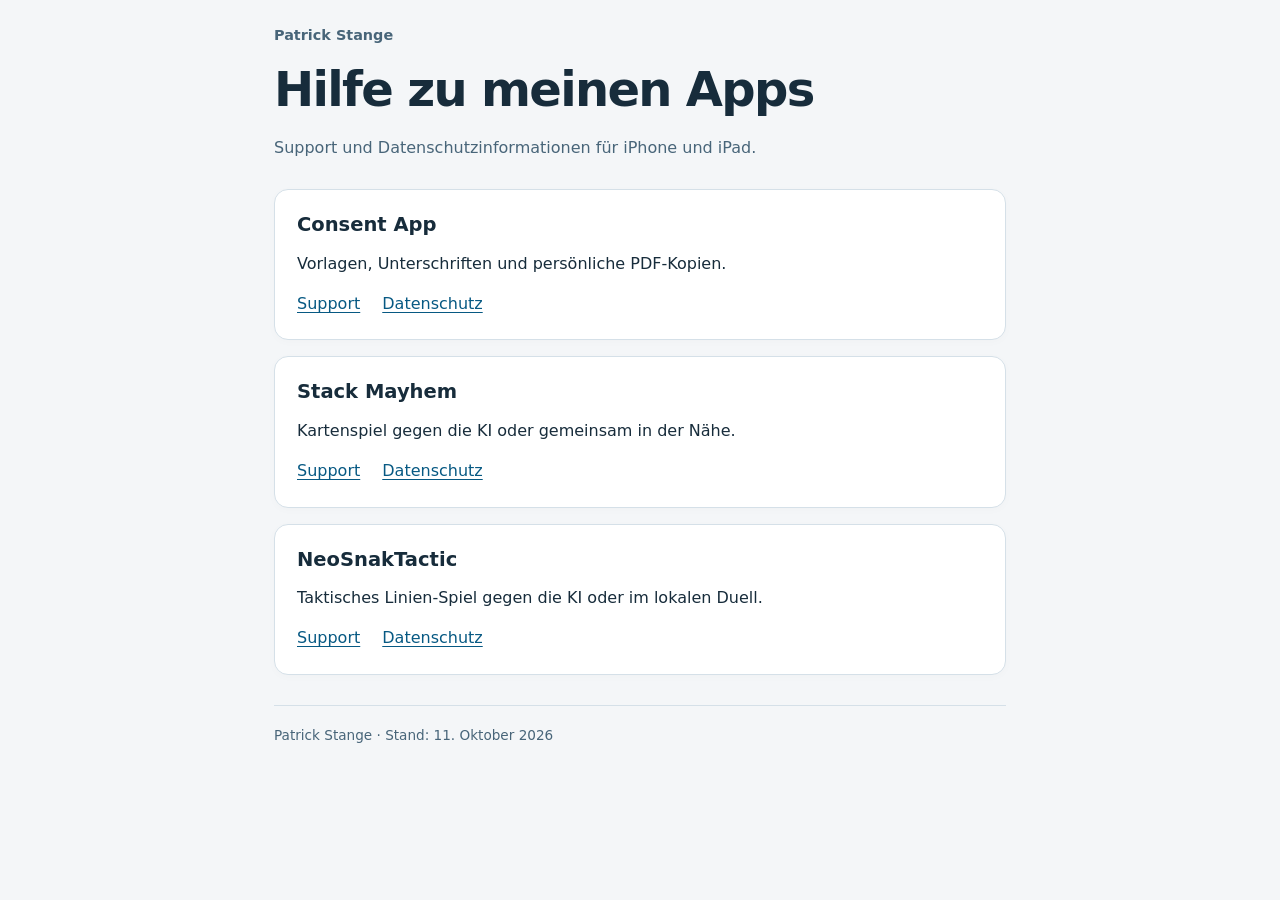
<file: index.html>
<!doctype html><html lang="de"><head><meta charset="utf-8"><meta name="viewport" content="width=device-width,initial-scale=1"><title>App-Hilfe – Patrick Stange</title><meta name="description" content="Support und Datenschutzinformationen zu Consent App, Stack Mayhem und NeoSnakTactic."><link rel="stylesheet" href="style.css"></head><body><a class="skip" href="#inhalt">Zum Inhalt</a><main id="inhalt"><header><p class="eyebrow">Patrick Stange</p><h1>Hilfe zu meinen Apps</h1><p class="intro">Support und Datenschutzinformationen für iPhone und iPad.</p></header><section><h2>Consent App</h2><p>Vorlagen, Unterschriften und persönliche PDF-Kopien.</p><div class="links"><a href="consent-app/support.html">Support</a><a href="consent-app/privacy.html">Datenschutz</a></div></section><section><h2>Stack Mayhem</h2><p>Kartenspiel gegen die KI oder gemeinsam in der Nähe.</p><div class="links"><a href="stack-mayhem/support.html">Support</a><a href="stack-mayhem/privacy.html">Datenschutz</a></div></section><section><h2>NeoSnakTactic</h2><p>Taktisches Linien-Spiel gegen die KI oder im lokalen Duell.</p><div class="links"><a href="neosnaktactic/support.html">Support</a><a href="neosnaktactic/privacy.html">Datenschutz</a></div></section><footer><p>Patrick Stange · Stand: 11. Oktober 2026</p></footer></main></body></html>
</file>
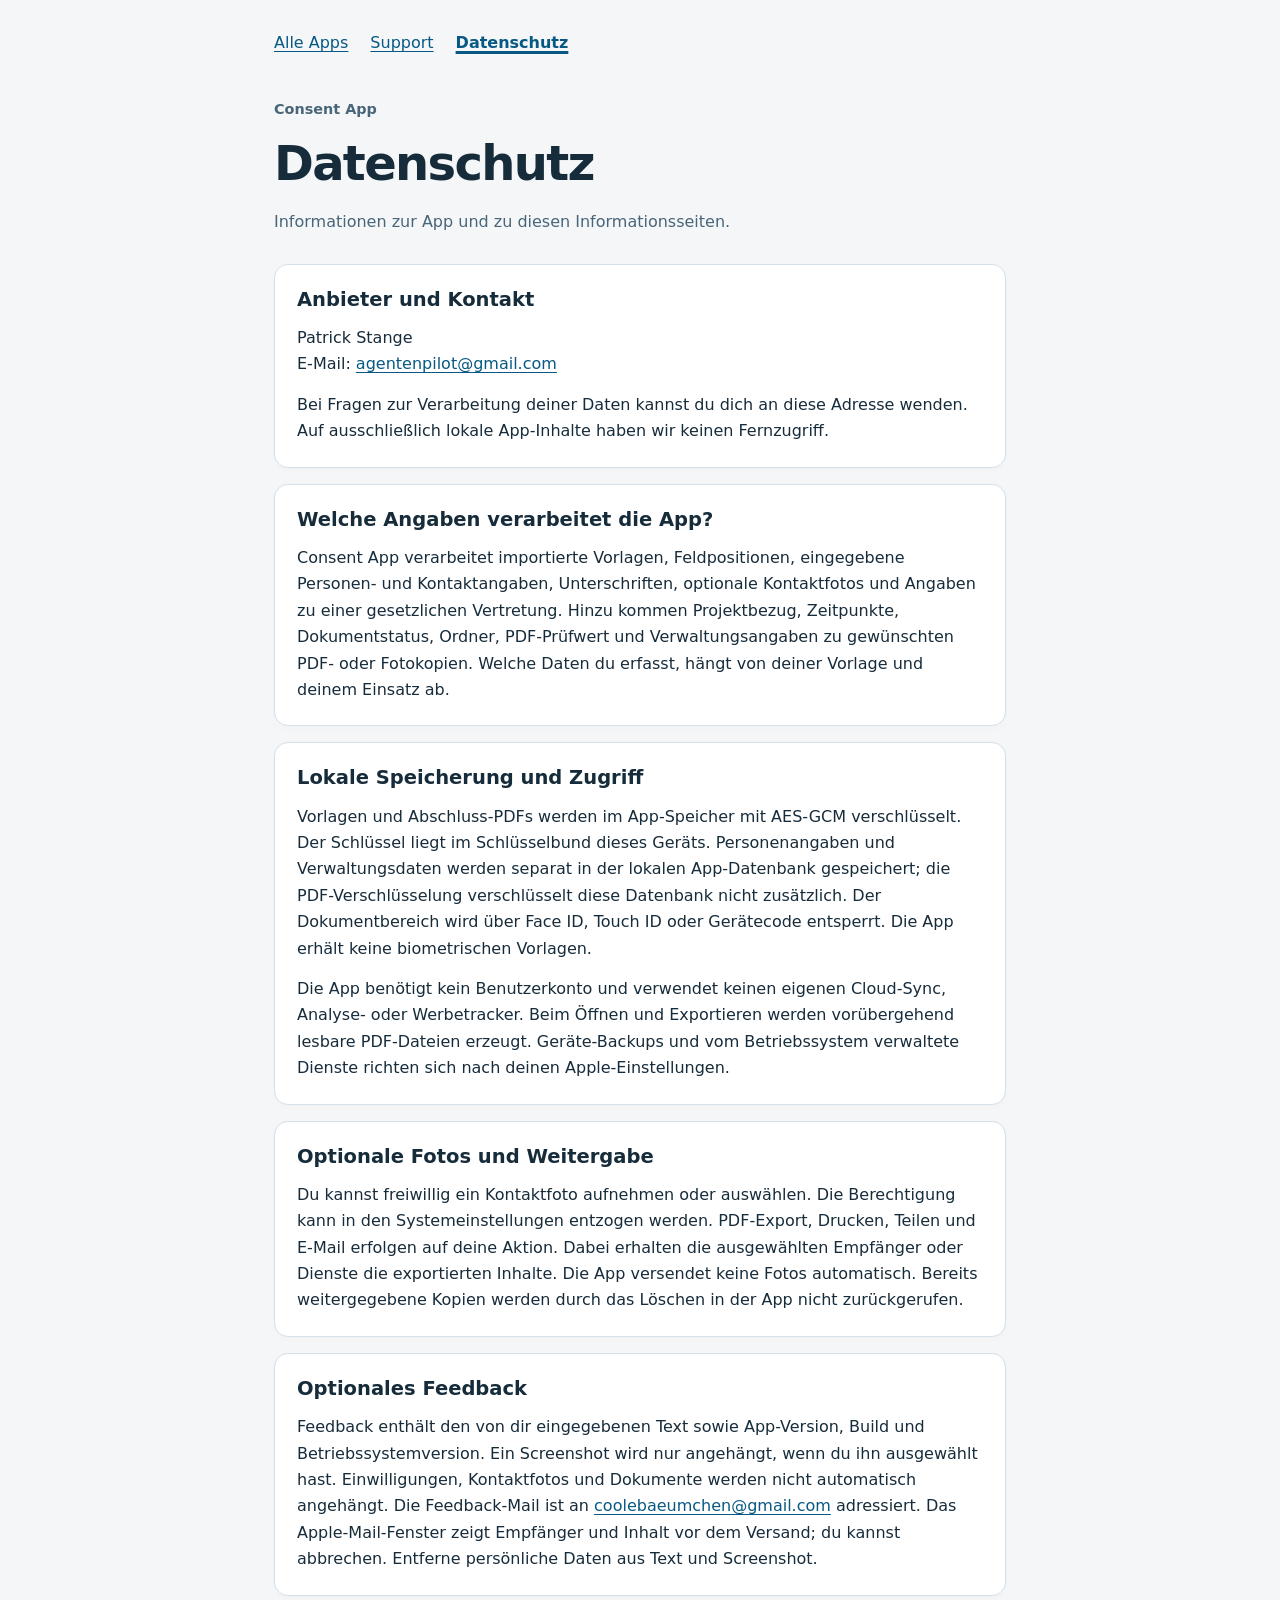
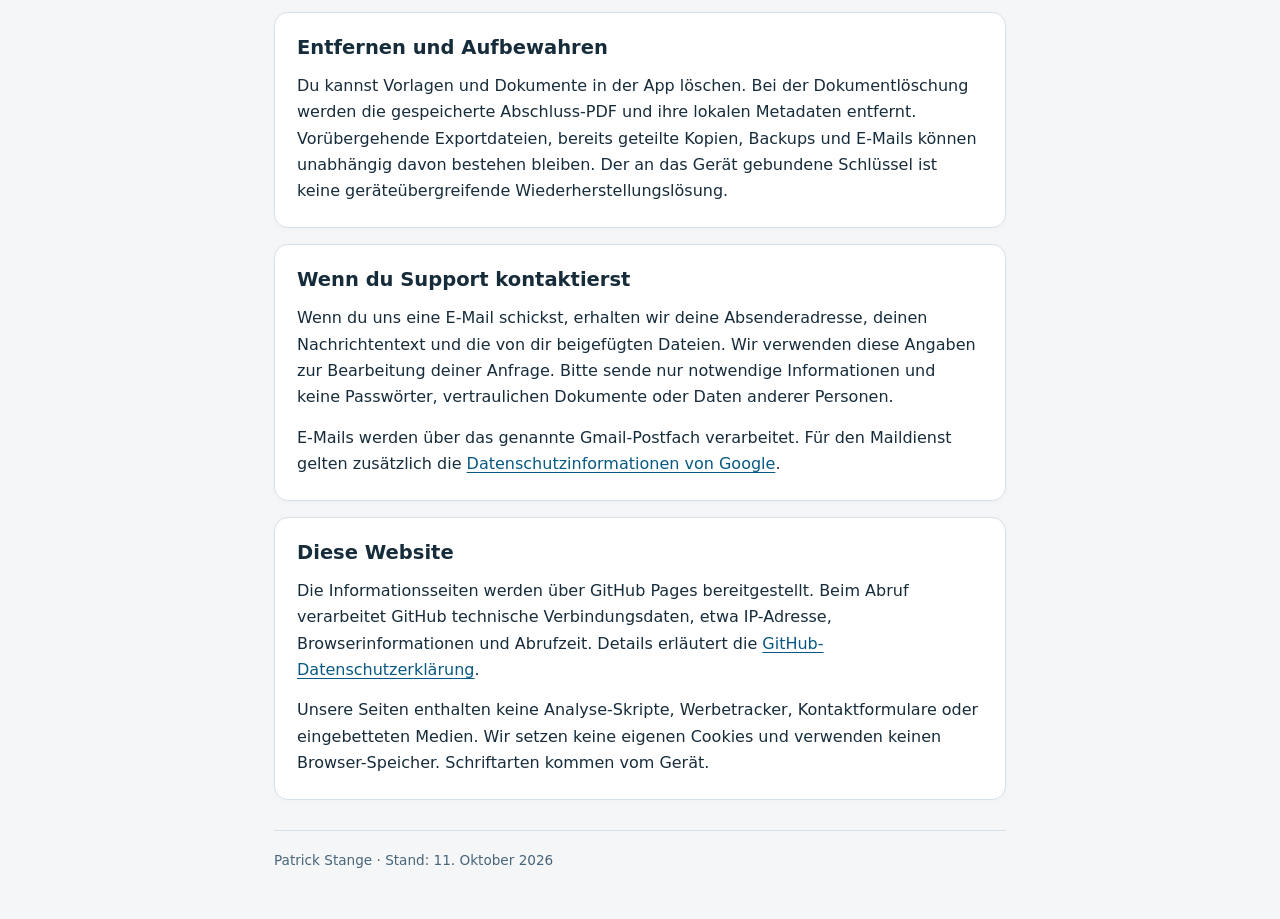
<file: consent-app/privacy.html>
<!doctype html>
<html lang="de"><head><meta charset="utf-8"><meta name="viewport" content="width=device-width,initial-scale=1"><title>Consent App – Datenschutz</title><meta name="description" content="Consent App – Datenschutz: Hilfe, Kontakt und Informationen zum Umgang mit Daten."><link rel="stylesheet" href="../style.css"></head><body><a class="skip" href="#inhalt">Zum Inhalt</a><main id="inhalt"><nav aria-label="Seitennavigation"><a href="../index.html">Alle Apps</a><a href="support.html">Support</a><a href="privacy.html" aria-current="page">Datenschutz</a></nav><header><p class="eyebrow">Consent App</p><h1>Datenschutz</h1><p class="intro">Informationen zur App und zu diesen Informationsseiten.</p></header><section><h2>Anbieter und Kontakt</h2><p>Patrick Stange<br>E-Mail: <a href="mailto:agentenpilot@gmail.com">agentenpilot@gmail.com</a></p><p>Bei Fragen zur Verarbeitung deiner Daten kannst du dich an diese Adresse wenden. Auf ausschließlich lokale App-Inhalte haben wir keinen Fernzugriff.</p></section><section><h2>Welche Angaben verarbeitet die App?</h2><p>Consent App verarbeitet importierte Vorlagen, Feldpositionen, eingegebene Personen- und Kontaktangaben, Unterschriften, optionale Kontaktfotos und Angaben zu einer gesetzlichen Vertretung. Hinzu kommen Projektbezug, Zeitpunkte, Dokumentstatus, Ordner, PDF-Prüfwert und Verwaltungsangaben zu gewünschten PDF- oder Fotokopien. Welche Daten du erfasst, hängt von deiner Vorlage und deinem Einsatz ab.</p></section><section><h2>Lokale Speicherung und Zugriff</h2><p>Vorlagen und Abschluss-PDFs werden im App-Speicher mit AES-GCM verschlüsselt. Der Schlüssel liegt im Schlüsselbund dieses Geräts. Personenangaben und Verwaltungsdaten werden separat in der lokalen App-Datenbank gespeichert; die PDF-Verschlüsselung verschlüsselt diese Datenbank nicht zusätzlich. Der Dokumentbereich wird über Face ID, Touch ID oder Gerätecode entsperrt. Die App erhält keine biometrischen Vorlagen.</p><p>Die App benötigt kein Benutzerkonto und verwendet keinen eigenen Cloud-Sync, Analyse- oder Werbetracker. Beim Öffnen und Exportieren werden vorübergehend lesbare PDF-Dateien erzeugt. Geräte-Backups und vom Betriebssystem verwaltete Dienste richten sich nach deinen Apple-Einstellungen.</p></section><section><h2>Optionale Fotos und Weitergabe</h2><p>Du kannst freiwillig ein Kontaktfoto aufnehmen oder auswählen. Die Berechtigung kann in den Systemeinstellungen entzogen werden. PDF-Export, Drucken, Teilen und E-Mail erfolgen auf deine Aktion. Dabei erhalten die ausgewählten Empfänger oder Dienste die exportierten Inhalte. Die App versendet keine Fotos automatisch. Bereits weitergegebene Kopien werden durch das Löschen in der App nicht zurückgerufen.</p></section><section><h2>Optionales Feedback</h2><p>Feedback enthält den von dir eingegebenen Text sowie App-Version, Build und Betriebssystemversion. Ein Screenshot wird nur angehängt, wenn du ihn ausgewählt hast. Einwilligungen, Kontaktfotos und Dokumente werden nicht automatisch angehängt. Die Feedback-Mail ist an <a href="mailto:coolebaeumchen@gmail.com">coolebaeumchen@gmail.com</a> adressiert. Das Apple-Mail-Fenster zeigt Empfänger und Inhalt vor dem Versand; du kannst abbrechen. Entferne persönliche Daten aus Text und Screenshot.</p></section><section><h2>Entfernen und Aufbewahren</h2><p>Du kannst Vorlagen und Dokumente in der App löschen. Bei der Dokumentlöschung werden die gespeicherte Abschluss-PDF und ihre lokalen Metadaten entfernt. Vorübergehende Exportdateien, bereits geteilte Kopien, Backups und E-Mails können unabhängig davon bestehen bleiben. Der an das Gerät gebundene Schlüssel ist keine geräteübergreifende Wiederherstellungslösung.</p></section><section><h2>Wenn du Support kontaktierst</h2><p>Wenn du uns eine E-Mail schickst, erhalten wir deine Absenderadresse, deinen Nachrichtentext und die von dir beigefügten Dateien. Wir verwenden diese Angaben zur Bearbeitung deiner Anfrage. Bitte sende nur notwendige Informationen und keine Passwörter, vertraulichen Dokumente oder Daten anderer Personen.</p><p>E-Mails werden über das genannte Gmail-Postfach verarbeitet. Für den Maildienst gelten zusätzlich die <a href="https://policies.google.com/privacy?hl=de">Datenschutzinformationen von Google</a>.</p></section><section><h2>Diese Website</h2><p>Die Informationsseiten werden über GitHub Pages bereitgestellt. Beim Abruf verarbeitet GitHub technische Verbindungsdaten, etwa IP-Adresse, Browserinformationen und Abrufzeit. Details erläutert die <a href="https://docs.github.com/en/site-policy/privacy-policies/github-general-privacy-statement">GitHub-Datenschutzerklärung</a>.</p><p>Unsere Seiten enthalten keine Analyse-Skripte, Werbetracker, Kontaktformulare oder eingebetteten Medien. Wir setzen keine eigenen Cookies und verwenden keinen Browser-Speicher. Schriftarten kommen vom Gerät.</p></section><footer><p>Patrick Stange · Stand: 11. Oktober 2026</p></footer></main></body></html>
</file>
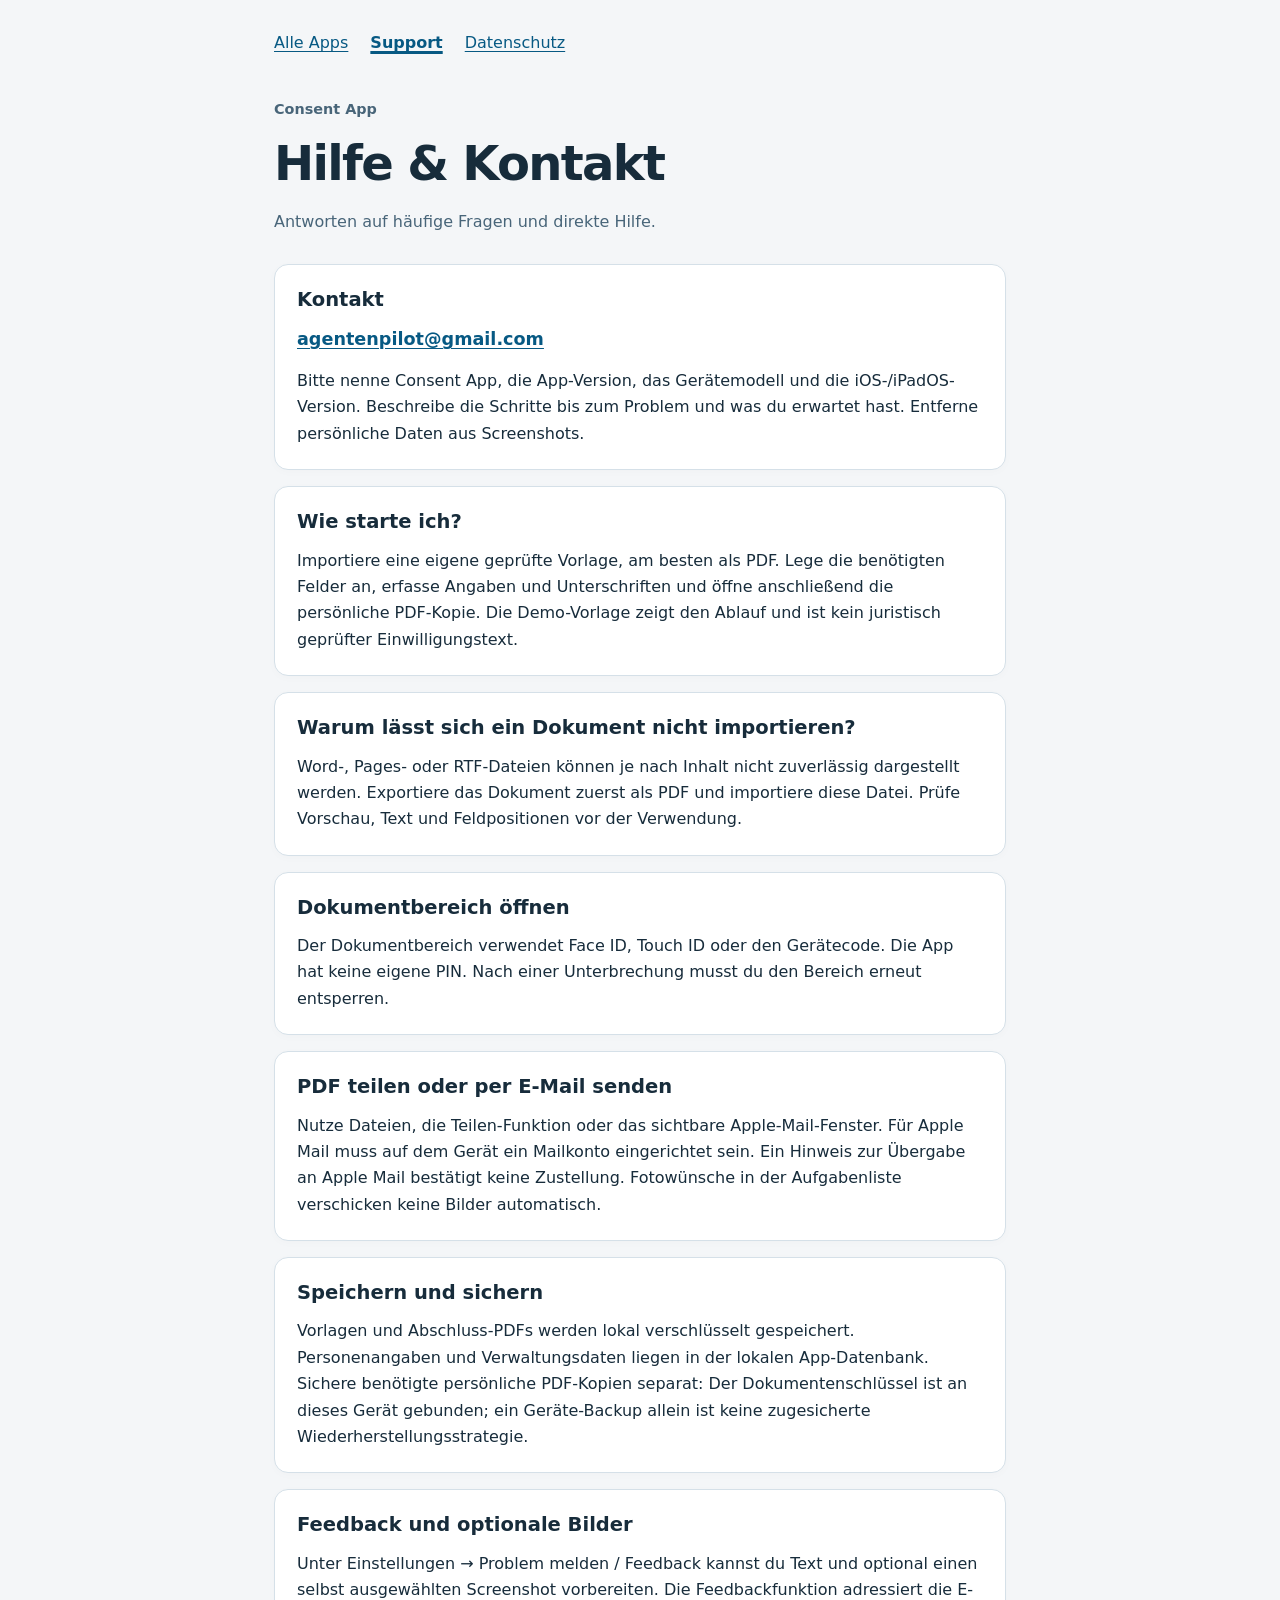
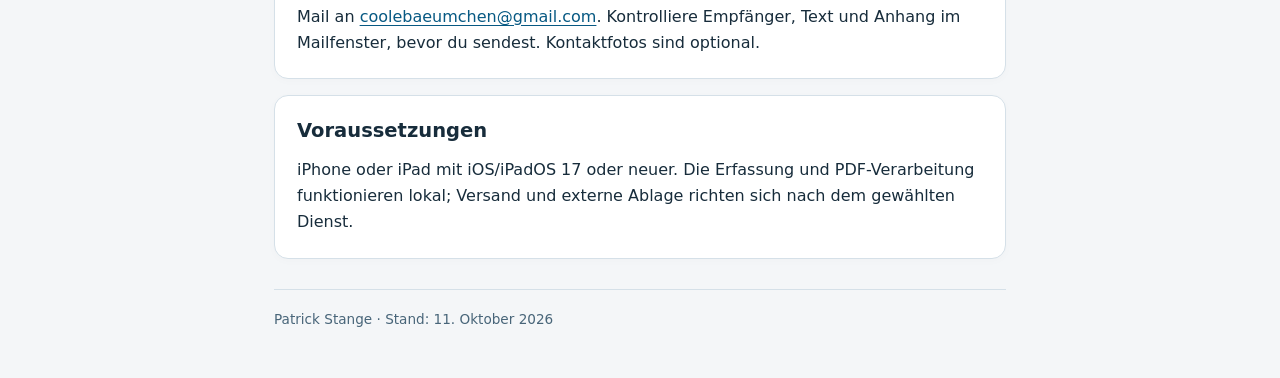
<file: consent-app/support.html>
<!doctype html>
<html lang="de"><head><meta charset="utf-8"><meta name="viewport" content="width=device-width,initial-scale=1"><title>Consent App – Support</title><meta name="description" content="Consent App – Support: Hilfe, Kontakt und Informationen zum Umgang mit Daten."><link rel="stylesheet" href="../style.css"></head><body><a class="skip" href="#inhalt">Zum Inhalt</a><main id="inhalt"><nav aria-label="Seitennavigation"><a href="../index.html">Alle Apps</a><a href="support.html" aria-current="page">Support</a><a href="privacy.html">Datenschutz</a></nav><header><p class="eyebrow">Consent App</p><h1>Hilfe & Kontakt</h1><p class="intro">Antworten auf häufige Fragen und direkte Hilfe.</p></header><section><h2>Kontakt</h2><p><a class="contact" href="mailto:agentenpilot@gmail.com">agentenpilot@gmail.com</a></p><p>Bitte nenne Consent App, die App-Version, das Gerätemodell und die iOS-/iPadOS-Version. Beschreibe die Schritte bis zum Problem und was du erwartet hast. Entferne persönliche Daten aus Screenshots.</p></section><section><h2>Wie starte ich?</h2><p>Importiere eine eigene geprüfte Vorlage, am besten als PDF. Lege die benötigten Felder an, erfasse Angaben und Unterschriften und öffne anschließend die persönliche PDF-Kopie. Die Demo-Vorlage zeigt den Ablauf und ist kein juristisch geprüfter Einwilligungstext.</p></section><section><h2>Warum lässt sich ein Dokument nicht importieren?</h2><p>Word-, Pages- oder RTF-Dateien können je nach Inhalt nicht zuverlässig dargestellt werden. Exportiere das Dokument zuerst als PDF und importiere diese Datei. Prüfe Vorschau, Text und Feldpositionen vor der Verwendung.</p></section><section><h2>Dokumentbereich öffnen</h2><p>Der Dokumentbereich verwendet Face ID, Touch ID oder den Gerätecode. Die App hat keine eigene PIN. Nach einer Unterbrechung musst du den Bereich erneut entsperren.</p></section><section><h2>PDF teilen oder per E-Mail senden</h2><p>Nutze Dateien, die Teilen-Funktion oder das sichtbare Apple-Mail-Fenster. Für Apple Mail muss auf dem Gerät ein Mailkonto eingerichtet sein. Ein Hinweis zur Übergabe an Apple Mail bestätigt keine Zustellung. Fotowünsche in der Aufgabenliste verschicken keine Bilder automatisch.</p></section><section><h2>Speichern und sichern</h2><p>Vorlagen und Abschluss-PDFs werden lokal verschlüsselt gespeichert. Personenangaben und Verwaltungsdaten liegen in der lokalen App-Datenbank. Sichere benötigte persönliche PDF-Kopien separat: Der Dokumentenschlüssel ist an dieses Gerät gebunden; ein Geräte-Backup allein ist keine zugesicherte Wiederherstellungsstrategie.</p></section><section><h2>Feedback und optionale Bilder</h2><p>Unter Einstellungen → Problem melden / Feedback kannst du Text und optional einen selbst ausgewählten Screenshot vorbereiten. Die Feedbackfunktion adressiert die E-Mail an <a href="mailto:coolebaeumchen@gmail.com">coolebaeumchen@gmail.com</a>. Kontrolliere Empfänger, Text und Anhang im Mailfenster, bevor du sendest. Kontaktfotos sind optional.</p></section><section><h2>Voraussetzungen</h2><p>iPhone oder iPad mit iOS/iPadOS 17 oder neuer. Die Erfassung und PDF-Verarbeitung funktionieren lokal; Versand und externe Ablage richten sich nach dem gewählten Dienst.</p></section><footer><p>Patrick Stange · Stand: 11. Oktober 2026</p></footer></main></body></html>
</file>
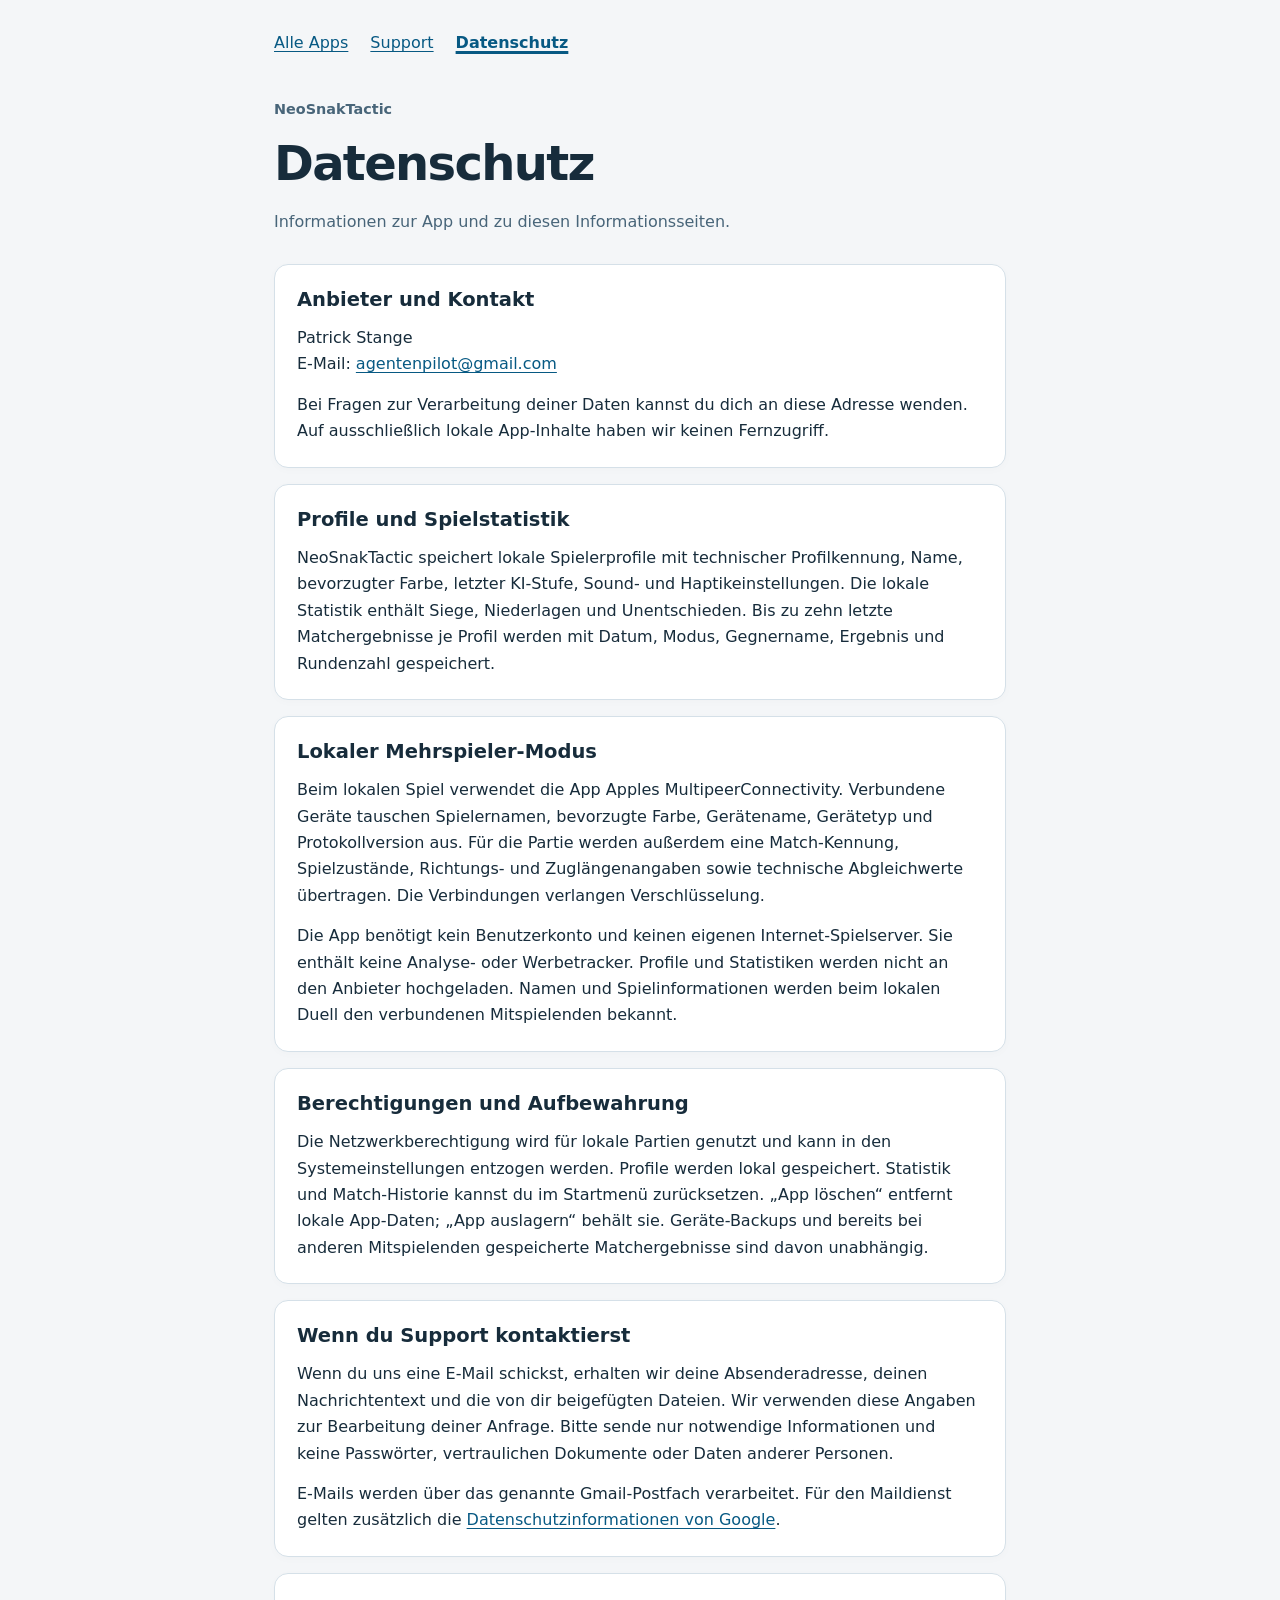
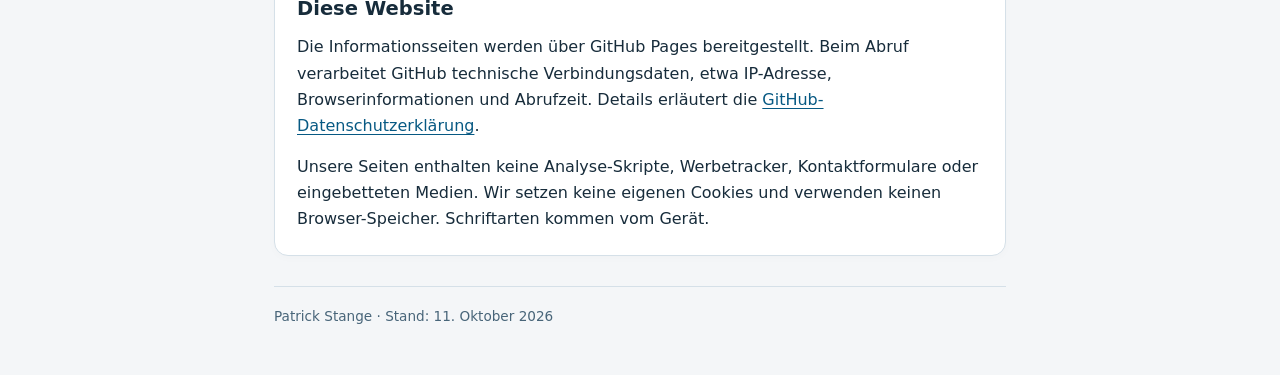
<file: neosnaktactic/privacy.html>
<!doctype html>
<html lang="de"><head><meta charset="utf-8"><meta name="viewport" content="width=device-width,initial-scale=1"><title>NeoSnakTactic – Datenschutz</title><meta name="description" content="NeoSnakTactic – Datenschutz: Hilfe, Kontakt und Informationen zum Umgang mit Daten."><link rel="stylesheet" href="../style.css"></head><body><a class="skip" href="#inhalt">Zum Inhalt</a><main id="inhalt"><nav aria-label="Seitennavigation"><a href="../index.html">Alle Apps</a><a href="support.html">Support</a><a href="privacy.html" aria-current="page">Datenschutz</a></nav><header><p class="eyebrow">NeoSnakTactic</p><h1>Datenschutz</h1><p class="intro">Informationen zur App und zu diesen Informationsseiten.</p></header><section><h2>Anbieter und Kontakt</h2><p>Patrick Stange<br>E-Mail: <a href="mailto:agentenpilot@gmail.com">agentenpilot@gmail.com</a></p><p>Bei Fragen zur Verarbeitung deiner Daten kannst du dich an diese Adresse wenden. Auf ausschließlich lokale App-Inhalte haben wir keinen Fernzugriff.</p></section><section><h2>Profile und Spielstatistik</h2><p>NeoSnakTactic speichert lokale Spielerprofile mit technischer Profilkennung, Name, bevorzugter Farbe, letzter KI-Stufe, Sound- und Haptikeinstellungen. Die lokale Statistik enthält Siege, Niederlagen und Unentschieden. Bis zu zehn letzte Matchergebnisse je Profil werden mit Datum, Modus, Gegnername, Ergebnis und Rundenzahl gespeichert.</p></section><section><h2>Lokaler Mehrspieler-Modus</h2><p>Beim lokalen Spiel verwendet die App Apples MultipeerConnectivity. Verbundene Geräte tauschen Spielernamen, bevorzugte Farbe, Gerätename, Gerätetyp und Protokollversion aus. Für die Partie werden außerdem eine Match-Kennung, Spielzustände, Richtungs- und Zuglängenangaben sowie technische Abgleichwerte übertragen. Die Verbindungen verlangen Verschlüsselung.</p><p>Die App benötigt kein Benutzerkonto und keinen eigenen Internet-Spielserver. Sie enthält keine Analyse- oder Werbetracker. Profile und Statistiken werden nicht an den Anbieter hochgeladen. Namen und Spielinformationen werden beim lokalen Duell den verbundenen Mitspielenden bekannt.</p></section><section><h2>Berechtigungen und Aufbewahrung</h2><p>Die Netzwerkberechtigung wird für lokale Partien genutzt und kann in den Systemeinstellungen entzogen werden. Profile werden lokal gespeichert. Statistik und Match-Historie kannst du im Startmenü zurücksetzen. „App löschen“ entfernt lokale App-Daten; „App auslagern“ behält sie. Geräte-Backups und bereits bei anderen Mitspielenden gespeicherte Matchergebnisse sind davon unabhängig.</p></section><section><h2>Wenn du Support kontaktierst</h2><p>Wenn du uns eine E-Mail schickst, erhalten wir deine Absenderadresse, deinen Nachrichtentext und die von dir beigefügten Dateien. Wir verwenden diese Angaben zur Bearbeitung deiner Anfrage. Bitte sende nur notwendige Informationen und keine Passwörter, vertraulichen Dokumente oder Daten anderer Personen.</p><p>E-Mails werden über das genannte Gmail-Postfach verarbeitet. Für den Maildienst gelten zusätzlich die <a href="https://policies.google.com/privacy?hl=de">Datenschutzinformationen von Google</a>.</p></section><section><h2>Diese Website</h2><p>Die Informationsseiten werden über GitHub Pages bereitgestellt. Beim Abruf verarbeitet GitHub technische Verbindungsdaten, etwa IP-Adresse, Browserinformationen und Abrufzeit. Details erläutert die <a href="https://docs.github.com/en/site-policy/privacy-policies/github-general-privacy-statement">GitHub-Datenschutzerklärung</a>.</p><p>Unsere Seiten enthalten keine Analyse-Skripte, Werbetracker, Kontaktformulare oder eingebetteten Medien. Wir setzen keine eigenen Cookies und verwenden keinen Browser-Speicher. Schriftarten kommen vom Gerät.</p></section><footer><p>Patrick Stange · Stand: 11. Oktober 2026</p></footer></main></body></html>
</file>
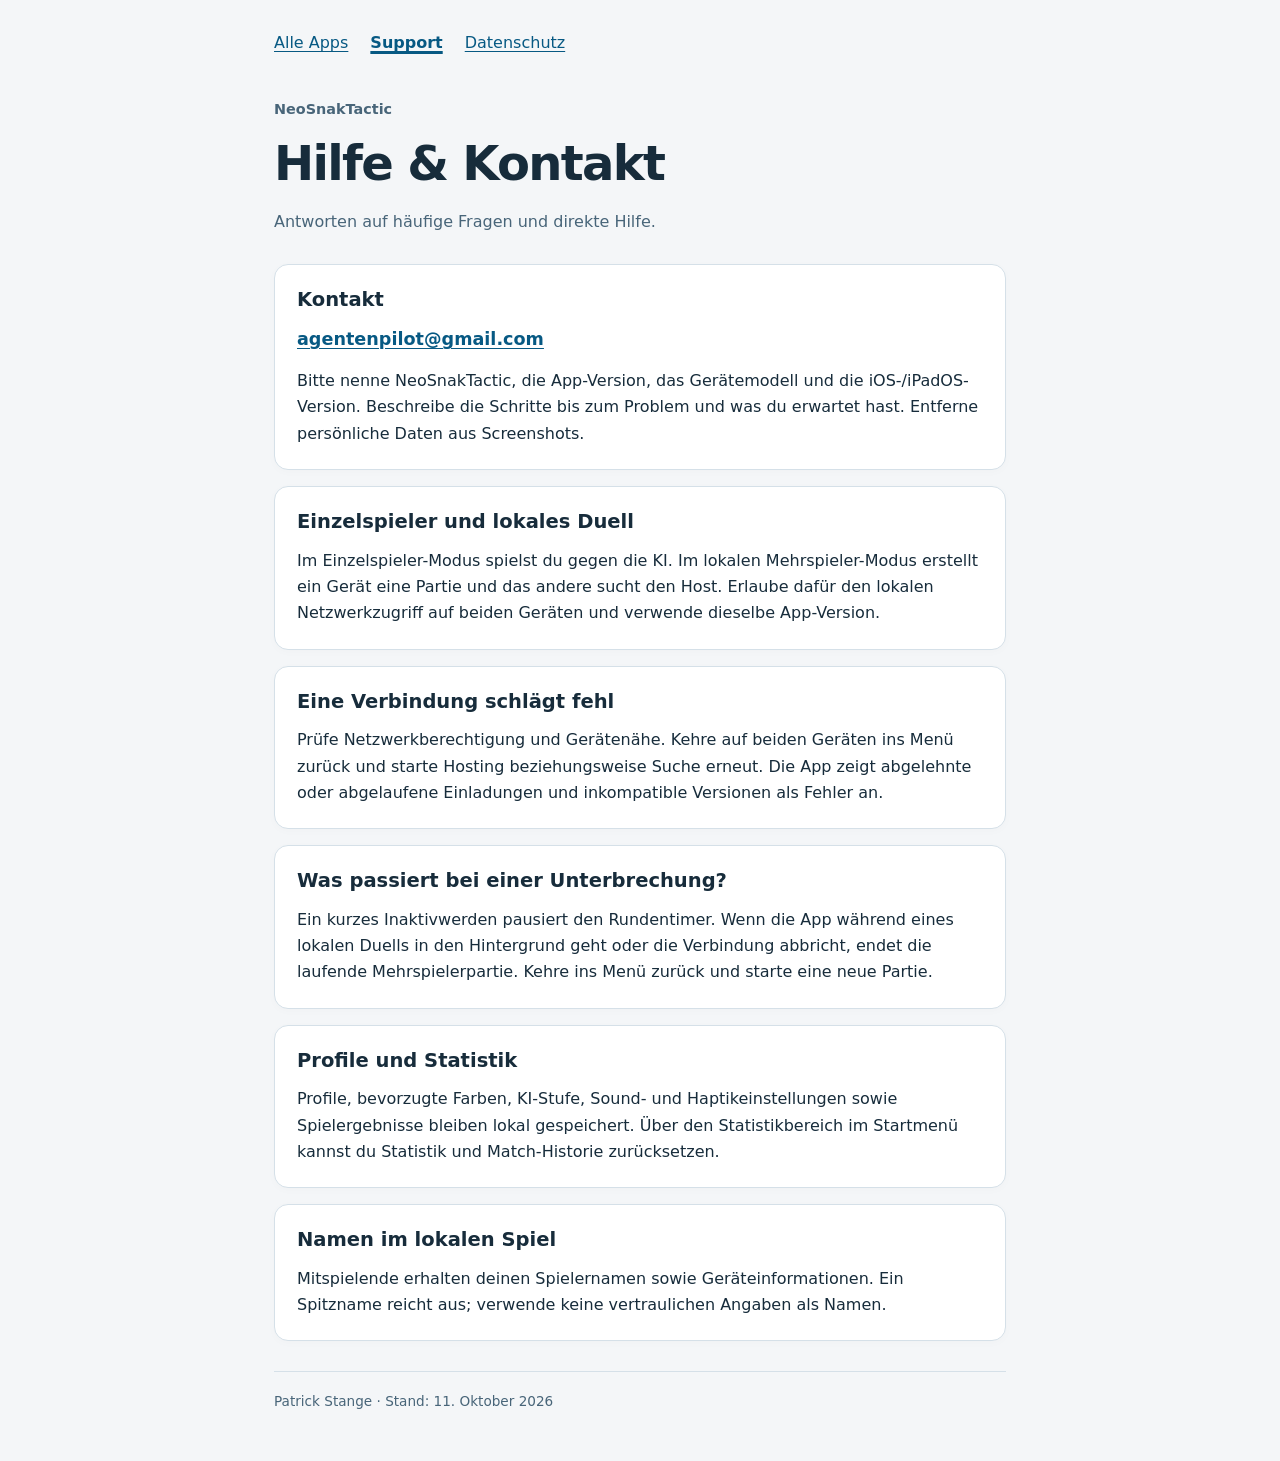
<file: neosnaktactic/support.html>
<!doctype html>
<html lang="de"><head><meta charset="utf-8"><meta name="viewport" content="width=device-width,initial-scale=1"><title>NeoSnakTactic – Support</title><meta name="description" content="NeoSnakTactic – Support: Hilfe, Kontakt und Informationen zum Umgang mit Daten."><link rel="stylesheet" href="../style.css"></head><body><a class="skip" href="#inhalt">Zum Inhalt</a><main id="inhalt"><nav aria-label="Seitennavigation"><a href="../index.html">Alle Apps</a><a href="support.html" aria-current="page">Support</a><a href="privacy.html">Datenschutz</a></nav><header><p class="eyebrow">NeoSnakTactic</p><h1>Hilfe & Kontakt</h1><p class="intro">Antworten auf häufige Fragen und direkte Hilfe.</p></header><section><h2>Kontakt</h2><p><a class="contact" href="mailto:agentenpilot@gmail.com">agentenpilot@gmail.com</a></p><p>Bitte nenne NeoSnakTactic, die App-Version, das Gerätemodell und die iOS-/iPadOS-Version. Beschreibe die Schritte bis zum Problem und was du erwartet hast. Entferne persönliche Daten aus Screenshots.</p></section><section><h2>Einzelspieler und lokales Duell</h2><p>Im Einzelspieler-Modus spielst du gegen die KI. Im lokalen Mehrspieler-Modus erstellt ein Gerät eine Partie und das andere sucht den Host. Erlaube dafür den lokalen Netzwerkzugriff auf beiden Geräten und verwende dieselbe App-Version.</p></section><section><h2>Eine Verbindung schlägt fehl</h2><p>Prüfe Netzwerkberechtigung und Gerätenähe. Kehre auf beiden Geräten ins Menü zurück und starte Hosting beziehungsweise Suche erneut. Die App zeigt abgelehnte oder abgelaufene Einladungen und inkompatible Versionen als Fehler an.</p></section><section><h2>Was passiert bei einer Unterbrechung?</h2><p>Ein kurzes Inaktivwerden pausiert den Rundentimer. Wenn die App während eines lokalen Duells in den Hintergrund geht oder die Verbindung abbricht, endet die laufende Mehrspielerpartie. Kehre ins Menü zurück und starte eine neue Partie.</p></section><section><h2>Profile und Statistik</h2><p>Profile, bevorzugte Farben, KI-Stufe, Sound- und Haptikeinstellungen sowie Spielergebnisse bleiben lokal gespeichert. Über den Statistikbereich im Startmenü kannst du Statistik und Match-Historie zurücksetzen.</p></section><section><h2>Namen im lokalen Spiel</h2><p>Mitspielende erhalten deinen Spielernamen sowie Geräteinformationen. Ein Spitzname reicht aus; verwende keine vertraulichen Angaben als Namen.</p></section><footer><p>Patrick Stange · Stand: 11. Oktober 2026</p></footer></main></body></html>
</file>
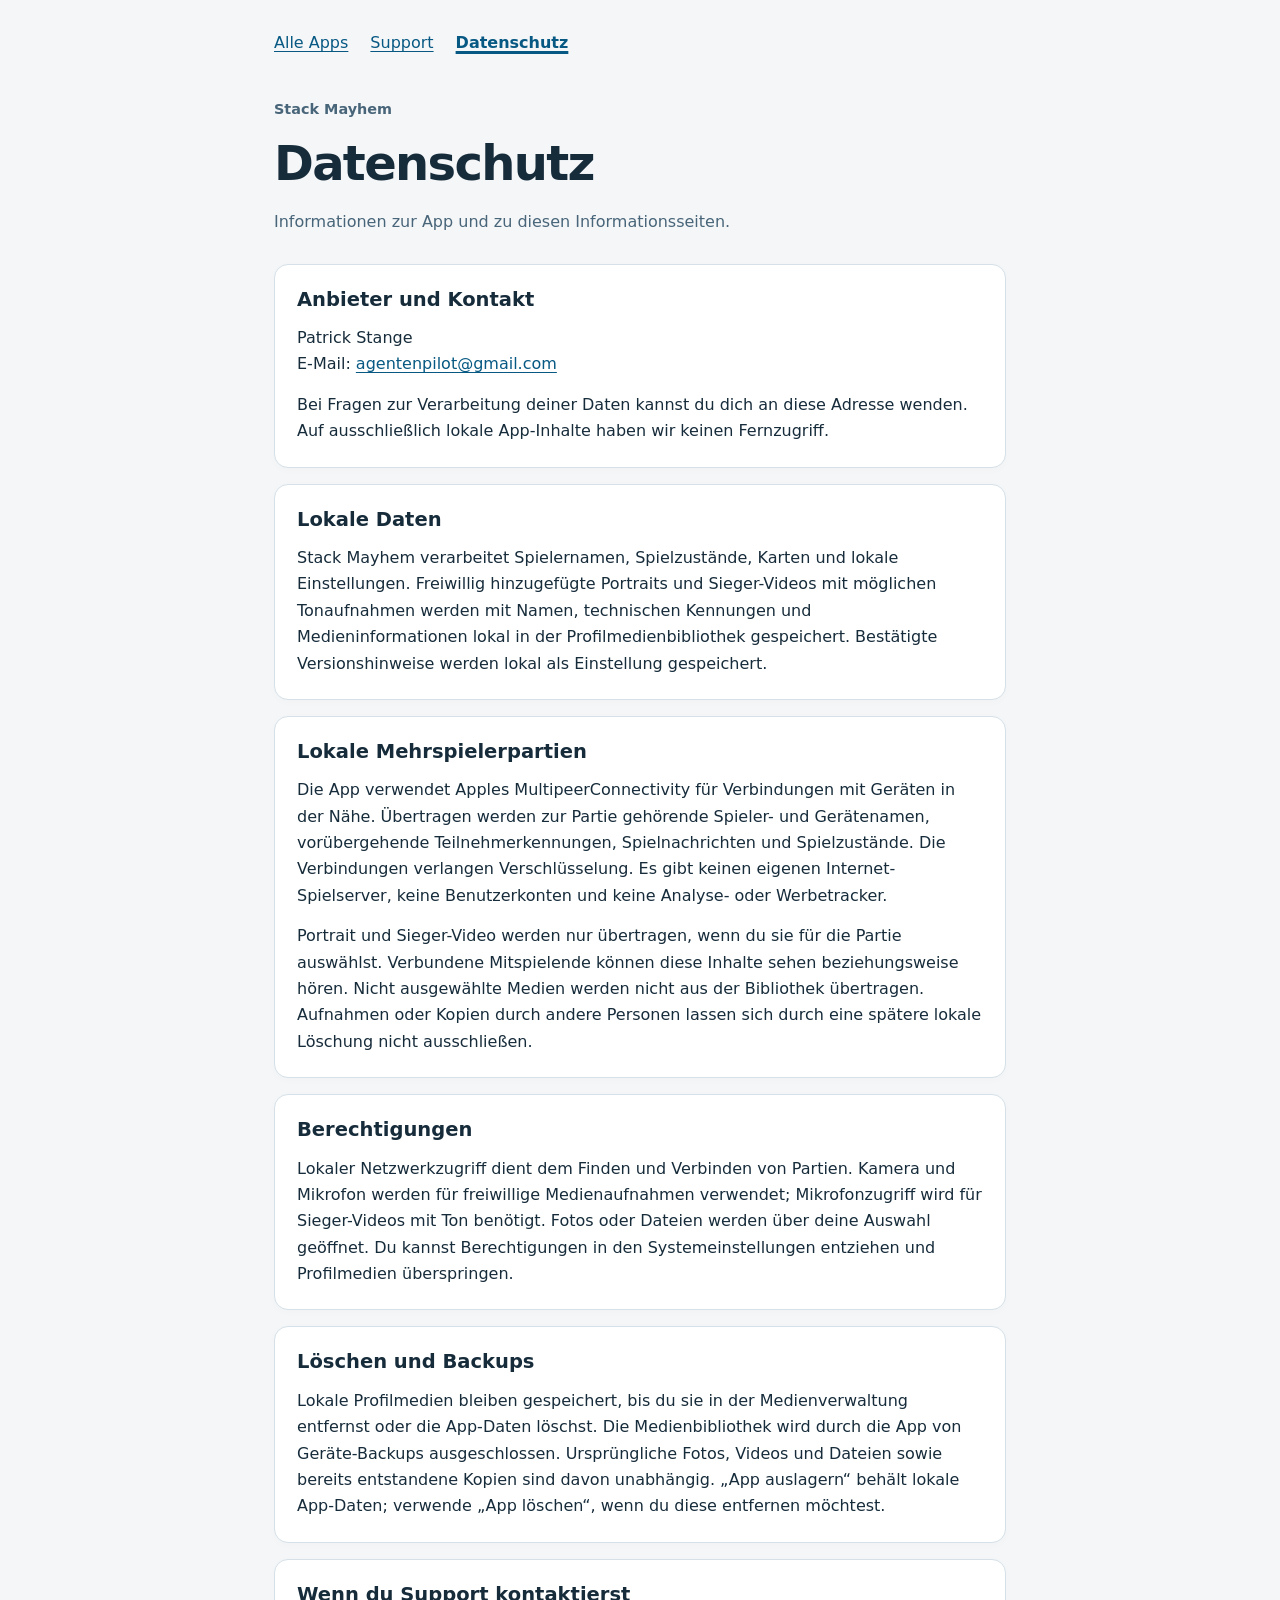
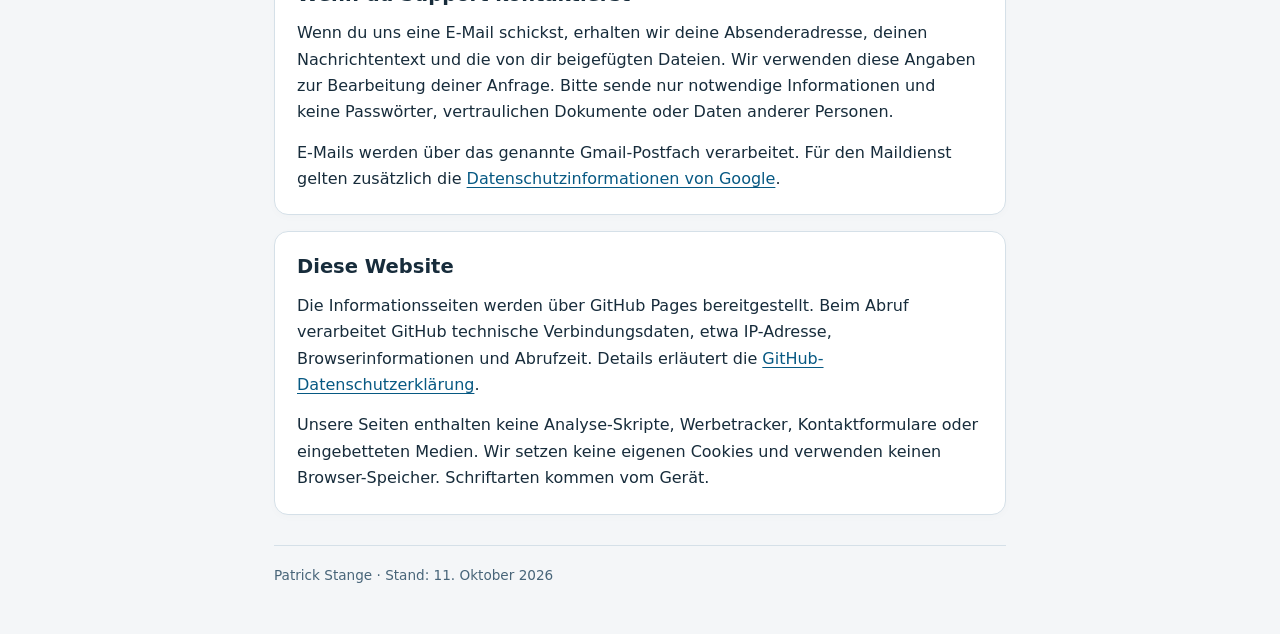
<file: stack-mayhem/privacy.html>
<!doctype html>
<html lang="de"><head><meta charset="utf-8"><meta name="viewport" content="width=device-width,initial-scale=1"><title>Stack Mayhem – Datenschutz</title><meta name="description" content="Stack Mayhem – Datenschutz: Hilfe, Kontakt und Informationen zum Umgang mit Daten."><link rel="stylesheet" href="../style.css"></head><body><a class="skip" href="#inhalt">Zum Inhalt</a><main id="inhalt"><nav aria-label="Seitennavigation"><a href="../index.html">Alle Apps</a><a href="support.html">Support</a><a href="privacy.html" aria-current="page">Datenschutz</a></nav><header><p class="eyebrow">Stack Mayhem</p><h1>Datenschutz</h1><p class="intro">Informationen zur App und zu diesen Informationsseiten.</p></header><section><h2>Anbieter und Kontakt</h2><p>Patrick Stange<br>E-Mail: <a href="mailto:agentenpilot@gmail.com">agentenpilot@gmail.com</a></p><p>Bei Fragen zur Verarbeitung deiner Daten kannst du dich an diese Adresse wenden. Auf ausschließlich lokale App-Inhalte haben wir keinen Fernzugriff.</p></section><section><h2>Lokale Daten</h2><p>Stack Mayhem verarbeitet Spielernamen, Spielzustände, Karten und lokale Einstellungen. Freiwillig hinzugefügte Portraits und Sieger-Videos mit möglichen Tonaufnahmen werden mit Namen, technischen Kennungen und Medieninformationen lokal in der Profilmedienbibliothek gespeichert. Bestätigte Versionshinweise werden lokal als Einstellung gespeichert.</p></section><section><h2>Lokale Mehrspielerpartien</h2><p>Die App verwendet Apples MultipeerConnectivity für Verbindungen mit Geräten in der Nähe. Übertragen werden zur Partie gehörende Spieler- und Gerätenamen, vorübergehende Teilnehmerkennungen, Spielnachrichten und Spielzustände. Die Verbindungen verlangen Verschlüsselung. Es gibt keinen eigenen Internet-Spielserver, keine Benutzerkonten und keine Analyse- oder Werbetracker.</p><p>Portrait und Sieger-Video werden nur übertragen, wenn du sie für die Partie auswählst. Verbundene Mitspielende können diese Inhalte sehen beziehungsweise hören. Nicht ausgewählte Medien werden nicht aus der Bibliothek übertragen. Aufnahmen oder Kopien durch andere Personen lassen sich durch eine spätere lokale Löschung nicht ausschließen.</p></section><section><h2>Berechtigungen</h2><p>Lokaler Netzwerkzugriff dient dem Finden und Verbinden von Partien. Kamera und Mikrofon werden für freiwillige Medienaufnahmen verwendet; Mikrofonzugriff wird für Sieger-Videos mit Ton benötigt. Fotos oder Dateien werden über deine Auswahl geöffnet. Du kannst Berechtigungen in den Systemeinstellungen entziehen und Profilmedien überspringen.</p></section><section><h2>Löschen und Backups</h2><p>Lokale Profilmedien bleiben gespeichert, bis du sie in der Medienverwaltung entfernst oder die App-Daten löschst. Die Medienbibliothek wird durch die App von Geräte-Backups ausgeschlossen. Ursprüngliche Fotos, Videos und Dateien sowie bereits entstandene Kopien sind davon unabhängig. „App auslagern“ behält lokale App-Daten; verwende „App löschen“, wenn du diese entfernen möchtest.</p></section><section><h2>Wenn du Support kontaktierst</h2><p>Wenn du uns eine E-Mail schickst, erhalten wir deine Absenderadresse, deinen Nachrichtentext und die von dir beigefügten Dateien. Wir verwenden diese Angaben zur Bearbeitung deiner Anfrage. Bitte sende nur notwendige Informationen und keine Passwörter, vertraulichen Dokumente oder Daten anderer Personen.</p><p>E-Mails werden über das genannte Gmail-Postfach verarbeitet. Für den Maildienst gelten zusätzlich die <a href="https://policies.google.com/privacy?hl=de">Datenschutzinformationen von Google</a>.</p></section><section><h2>Diese Website</h2><p>Die Informationsseiten werden über GitHub Pages bereitgestellt. Beim Abruf verarbeitet GitHub technische Verbindungsdaten, etwa IP-Adresse, Browserinformationen und Abrufzeit. Details erläutert die <a href="https://docs.github.com/en/site-policy/privacy-policies/github-general-privacy-statement">GitHub-Datenschutzerklärung</a>.</p><p>Unsere Seiten enthalten keine Analyse-Skripte, Werbetracker, Kontaktformulare oder eingebetteten Medien. Wir setzen keine eigenen Cookies und verwenden keinen Browser-Speicher. Schriftarten kommen vom Gerät.</p></section><footer><p>Patrick Stange · Stand: 11. Oktober 2026</p></footer></main></body></html>
</file>
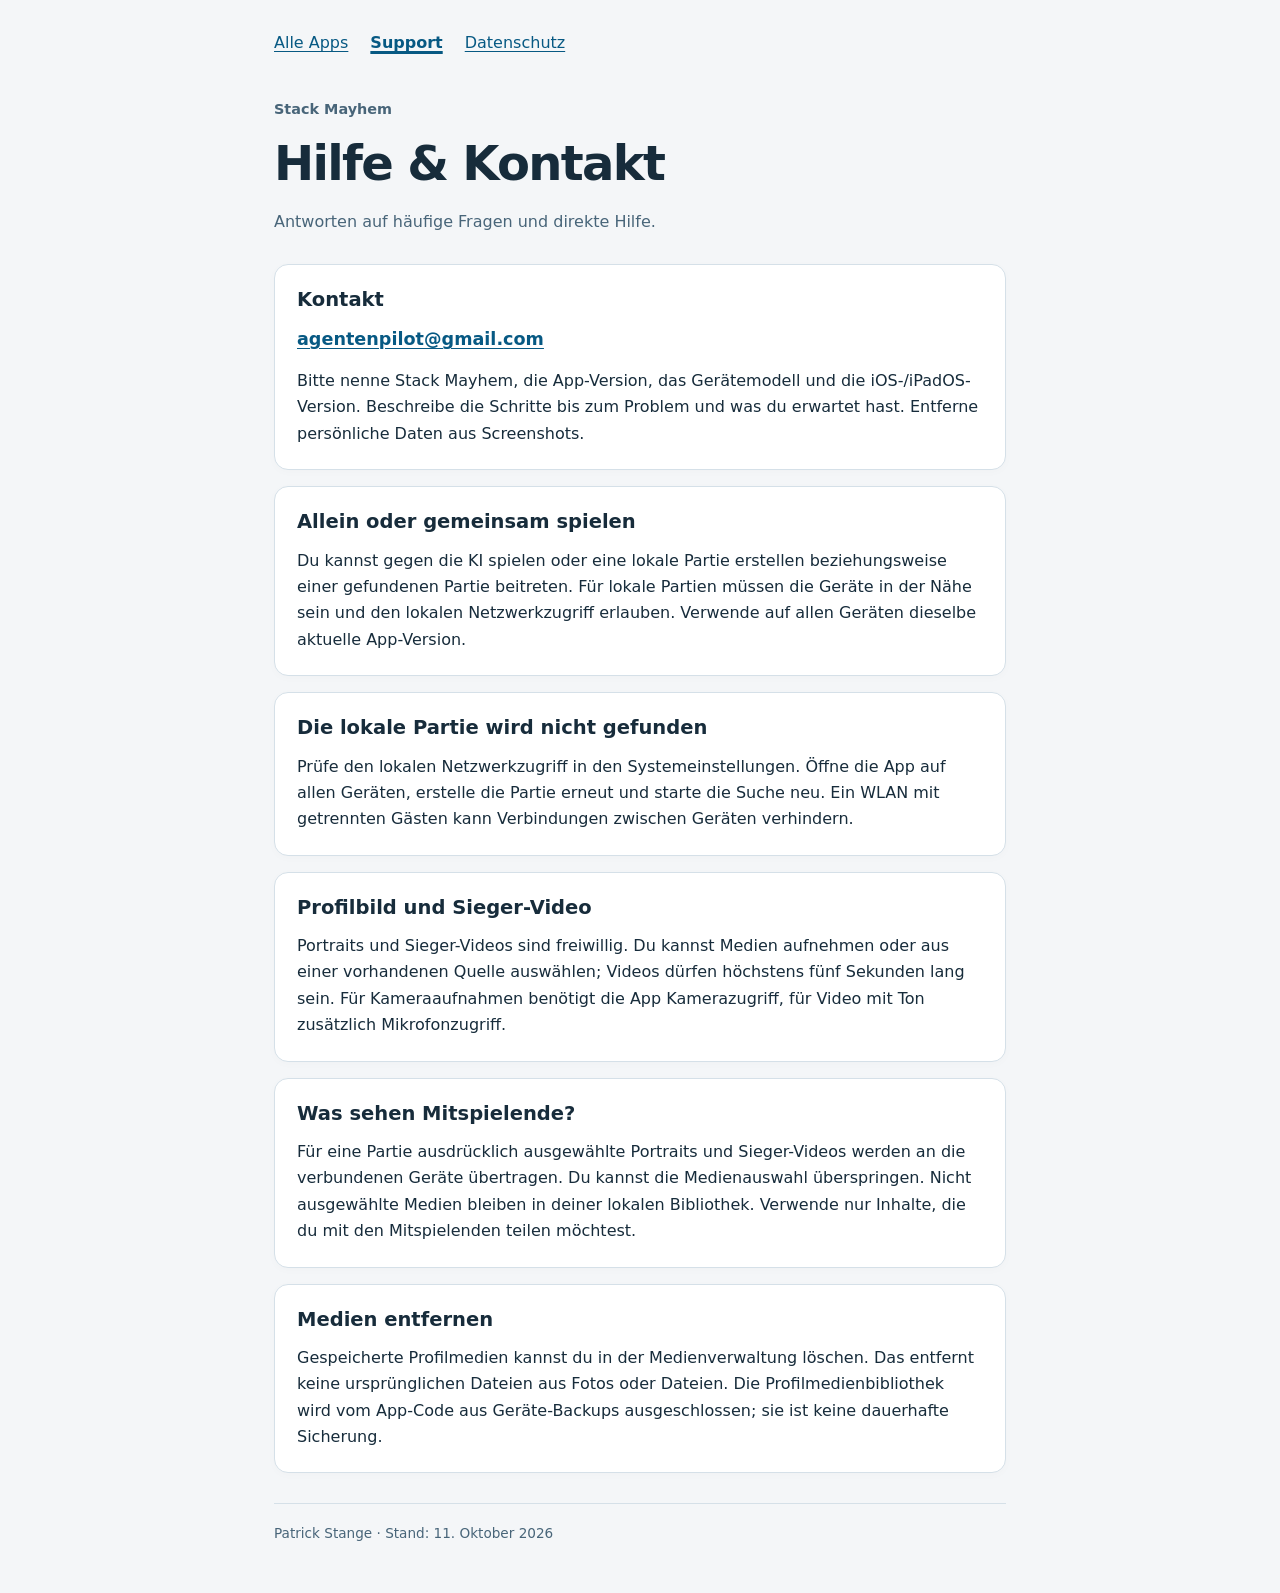
<file: stack-mayhem/support.html>
<!doctype html>
<html lang="de"><head><meta charset="utf-8"><meta name="viewport" content="width=device-width,initial-scale=1"><title>Stack Mayhem – Support</title><meta name="description" content="Stack Mayhem – Support: Hilfe, Kontakt und Informationen zum Umgang mit Daten."><link rel="stylesheet" href="../style.css"></head><body><a class="skip" href="#inhalt">Zum Inhalt</a><main id="inhalt"><nav aria-label="Seitennavigation"><a href="../index.html">Alle Apps</a><a href="support.html" aria-current="page">Support</a><a href="privacy.html">Datenschutz</a></nav><header><p class="eyebrow">Stack Mayhem</p><h1>Hilfe & Kontakt</h1><p class="intro">Antworten auf häufige Fragen und direkte Hilfe.</p></header><section><h2>Kontakt</h2><p><a class="contact" href="mailto:agentenpilot@gmail.com">agentenpilot@gmail.com</a></p><p>Bitte nenne Stack Mayhem, die App-Version, das Gerätemodell und die iOS-/iPadOS-Version. Beschreibe die Schritte bis zum Problem und was du erwartet hast. Entferne persönliche Daten aus Screenshots.</p></section><section><h2>Allein oder gemeinsam spielen</h2><p>Du kannst gegen die KI spielen oder eine lokale Partie erstellen beziehungsweise einer gefundenen Partie beitreten. Für lokale Partien müssen die Geräte in der Nähe sein und den lokalen Netzwerkzugriff erlauben. Verwende auf allen Geräten dieselbe aktuelle App-Version.</p></section><section><h2>Die lokale Partie wird nicht gefunden</h2><p>Prüfe den lokalen Netzwerkzugriff in den Systemeinstellungen. Öffne die App auf allen Geräten, erstelle die Partie erneut und starte die Suche neu. Ein WLAN mit getrennten Gästen kann Verbindungen zwischen Geräten verhindern.</p></section><section><h2>Profilbild und Sieger-Video</h2><p>Portraits und Sieger-Videos sind freiwillig. Du kannst Medien aufnehmen oder aus einer vorhandenen Quelle auswählen; Videos dürfen höchstens fünf Sekunden lang sein. Für Kameraaufnahmen benötigt die App Kamerazugriff, für Video mit Ton zusätzlich Mikrofonzugriff.</p></section><section><h2>Was sehen Mitspielende?</h2><p>Für eine Partie ausdrücklich ausgewählte Portraits und Sieger-Videos werden an die verbundenen Geräte übertragen. Du kannst die Medienauswahl überspringen. Nicht ausgewählte Medien bleiben in deiner lokalen Bibliothek. Verwende nur Inhalte, die du mit den Mitspielenden teilen möchtest.</p></section><section><h2>Medien entfernen</h2><p>Gespeicherte Profilmedien kannst du in der Medienverwaltung löschen. Das entfernt keine ursprünglichen Dateien aus Fotos oder Dateien. Die Profilmedienbibliothek wird vom App-Code aus Geräte-Backups ausgeschlossen; sie ist keine dauerhafte Sicherung.</p></section><footer><p>Patrick Stange · Stand: 11. Oktober 2026</p></footer></main></body></html>
</file>
<file: style.css>
*{box-sizing:border-box}html{color-scheme:light}body{margin:0;background:#f4f6f8;color:#172c3b;font:1rem/1.65 system-ui,-apple-system,BlinkMacSystemFont,"Segoe UI",sans-serif}main{max-width:780px;margin:0 auto;padding:24px 24px 48px}nav{display:flex;gap:12px 22px;flex-wrap:wrap;margin-bottom:36px}nav a{padding:6px 0}a{color:#075983;text-underline-offset:3px;overflow-wrap:anywhere}a:hover{text-decoration-thickness:2px}a:focus-visible{outline:3px solid #c47700;outline-offset:4px;border-radius:2px}nav [aria-current]{font-weight:750;text-decoration-thickness:3px}header{margin:0 0 28px}h1{font-size:clamp(2rem,7vw,3rem);line-height:1.15;letter-spacing:-.035em;margin:8px 0 18px}h2{font-size:1.22rem;line-height:1.35;margin:0 0 12px}p{margin:0 0 14px}p:last-child{margin-bottom:0}.eyebrow{color:#486579;font-weight:700;font-size:.9rem}.intro{color:#486579}section,.card{background:white;border:1px solid #d5e0e8;border-radius:14px;padding:22px;margin:0 0 16px;box-shadow:0 2px 10px #172c3b05}.contact{font-size:1.1rem;font-weight:700}footer{margin:30px 0 0;padding-top:18px;border-top:1px solid #d5e0e8;color:#486579;font-size:.85rem}.skip{position:absolute;left:-9999px}.skip:focus{left:16px;top:8px;background:white;padding:8px;z-index:10}.links{display:flex;flex-wrap:wrap;gap:12px 22px}@media(max-width:480px){main{padding:20px 16px 36px}section,.card{padding:18px}nav{margin-bottom:26px}}
</file>
